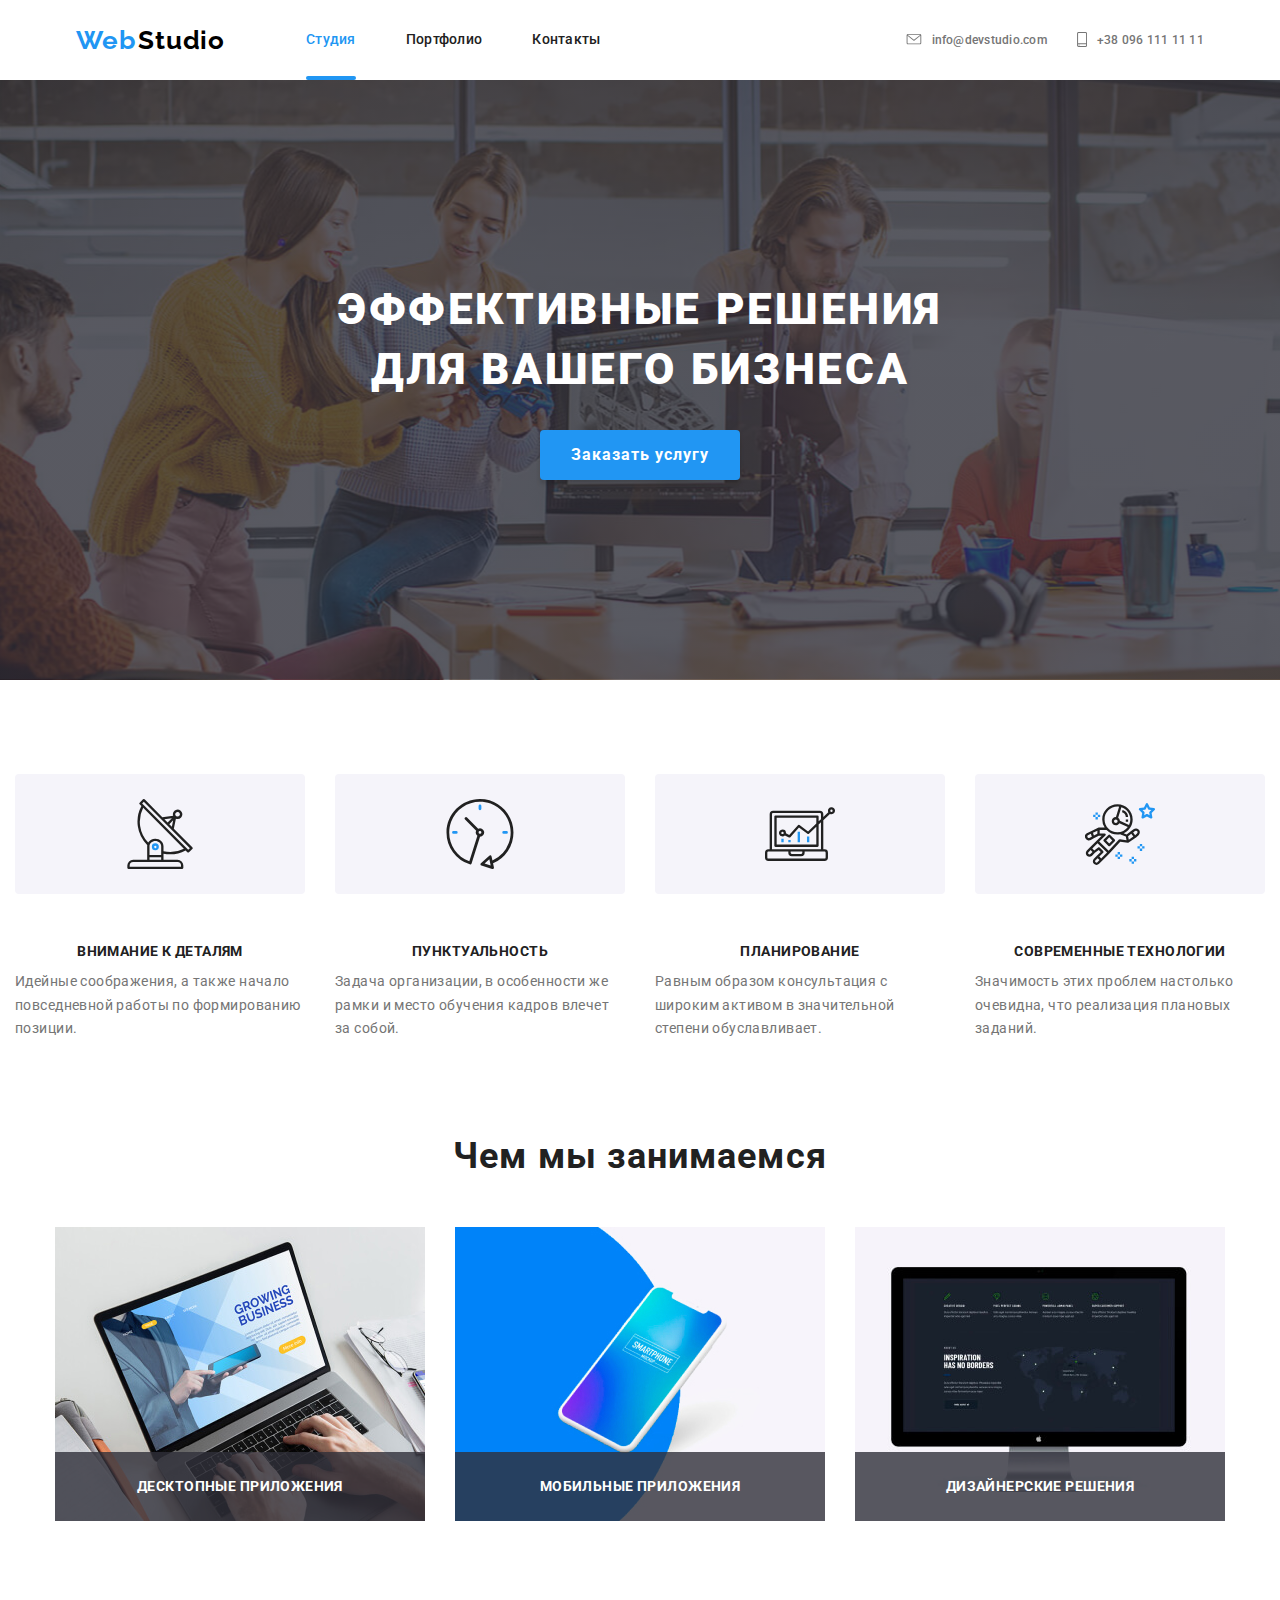
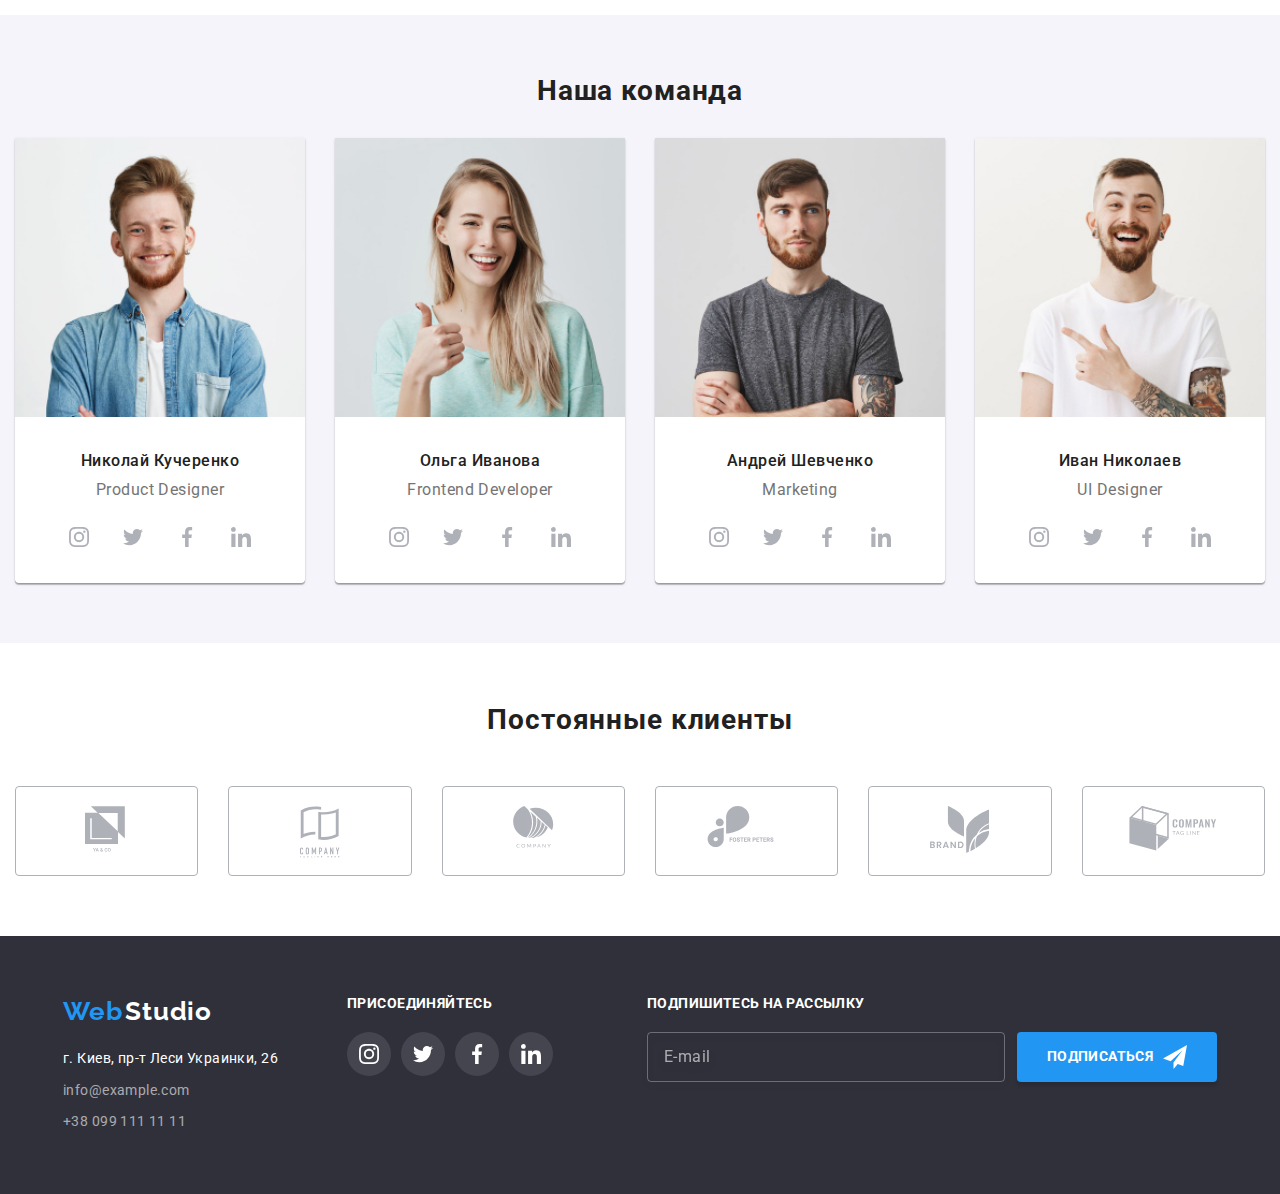
<file: index.html>
<!DOCTYPE html>
<html lang="ru">
  <head>
    <meta charset="UTF-8" />
    <meta name="viewport" content="width=device-width, initial-scale=1" />
    <title>Студия</title>
    <link
      href="https://fonts.googleapis.com/css2?family=Raleway:wght@700&family=Roboto:wght@400;500;700;900&display=swap"
      rel="stylesheet"
    />
    <link rel="stylesheet" href="./css/main.min.css" />
  </head>
  <body>
    <!-- ХЭДЭР -->
    <header class="header container">
      <div class="poz">
        <div class="logo-nav">
          <a class="logo link" href="./index.html"
            ><span class="web">Web</span> <span class="studio">Studio</span></a
          >
        </div>
        <button
          type="button"
          class="menu-btn"
          aria-expanded="false"
          aria-controls="menu-wrapper"
          data-menu-button
        >
          <svg width="40" height="40">
            <use
              class="icon-menu"
              href="./images/sprite.svg#icon-menu_24px"
            ></use>
            <use class="icon-close" href="./images/sprite.svg#icon-close"></use>
          </svg>
        </button>
        <div class="menu-wrapper" data-menu>
          <nav class="header-nav">
            <ul class="nav-list list">
              <li class="nav-list-item">
                <a class="nav-list-link link current" href="./index.html"
                  >Студия</a
                >
              </li>
              <li class="nav-list-item">
                <a class="nav-list-link link" href="./portfolio.html"
                  >Портфолио</a
                >
              </li>
              <li class="nav-list-item">
                <a class="nav-list-link link" href="">Контакты</a>
              </li>
            </ul>
          </nav>
          <ul class="contact-list list">
            <li class="contact-list-item">
              <a class="contact-list-link link" href="mailto:info@devstudio.com"
                ><svg class="envelope-ic head-ic" width="16" height="11">
                  <use href="./images/sprite.svg#icon-envelope"></use>
                </svg>
                info@devstudio.com</a
              >
            </li>
            <li class="contact-list-item">
              <a class="contact-list-link link" href="tel:+380961111111"
                ><svg class="smartphone-ic head-ic" width="10" height="15">
                  <use href="./images/sprite.svg#icon-smartphone"></use>
                </svg>
                +38 096 111 11 11</a
              >
            </li>
          </ul>
        </div>
      </div>
    </header>

    <main class="main">
      <!-- ГЕРОЙ -->
      <section class="hero container">
        <h1 class="hero-title">
          Эффективные решения <br />
          для вашего бизнеса
        </h1>
        <button data-modal-open class="order-button" type="button">
          Заказать услугу
        </button>
      </section>
      <!-- О НАС -->
      <section class="about">
        <div class="container">
          <h2 hidden>О нас</h2>
          <ul class="about-list list">
            <li class="about-list-item">
              <div class="about-svg">
                <svg class="icon-about" width="70" height="70">
                  <use href="./images/sprite.svg#icon-antenna"></use>
                </svg>
              </div>
              <h3 class="about-title">Внимание к деталям</h3>
              <p class="about-text">
                Идейные соображения, а также начало повседневной работы по
                формированию позиции.
              </p>
            </li>
            <li class="about-list-item">
              <div class="about-svg">
                <svg class="icon-about" width="70" height="70">
                  <use href="./images/sprite.svg#icon-clock"></use>
                </svg>
              </div>
              <h3 class="about-title">Пунктуальность</h3>
              <p class="about-text">
                Задача организации, в особенности же рамки и место обучения
                кадров влечет за собой.
              </p>
            </li>
            <li class="about-list-item">
              <div class="about-svg">
                <svg class="icon-about" width="70" height="70">
                  <use href="./images/sprite.svg#icon-diagram"></use>
                </svg>
              </div>
              <h3 class="about-title">Планирование</h3>
              <p class="about-text">
                Равным образом консультация с широким активом в значительной
                степени обуславливает.
              </p>
            </li>
            <li class="about-list-item">
              <div class="about-svg">
                <svg class="icon-about" width="70" height="70">
                  <use href="./images/sprite.svg#icon-astronaut"></use>
                </svg>
              </div>
              <h3 class="about-title">Современные технологии</h3>
              <p class="about-text">
                Значимость этих проблем настолько очевидна, что реализация
                плановых заданий.
              </p>
            </li>
          </ul>
        </div>
      </section>
      <!-- ЧЕМ МЫ ЗАНИМАЕМСЯ -->
      <section class="we-do">
        <div class="container">
          <h2 class="we-do-title">Чем мы занимаемся</h2>
          <ul class="we-do-list list">
            <li class="we-do-list-item">
              <picture>
                <source
                  srcset="./images/img-1.jpg 1x, ./images/img-1@2x.jpg 2x"
                  media="(min-width:1200px)"
                  type="image/jpg"
                />
                <img
                  class="img-in"
                  src="./images/img-1.jpg"
                  alt="Работа за ноутбуком"
                  width="370"
                  height="294"
                />
              </picture>

              <p class="we-do-text">Десктопные приложения</p>
            </li>
            <li class="we-do-list-item">
              <picture>
                <source
                  srcset="./images/img-2.jpg 1x, ./images/img-2@2x.jpg 2x"
                  media="(min-width:1200px)"
                  type="image/jpg"
                />
                <img
                  class="img-in"
                  src="./images/img-2.jpg"
                  alt="Мобильный телефон"
                  width="370"
                  height="294"
                />
              </picture>

              <p class="we-do-text">Мобильные приложения</p>
            </li>
            <li class="we-do-list-item">
              <picture>
                <source
                  srcset="./images/img-3.jpg 1x, ./images/img-3@2x.jpg 2x"
                  media="(min-width:1200px)"
                  type="image/jpg"
                />
                <img
                  class="img-in"
                  src="./images/img-3.jpg"
                  alt="Дизайн проэкт на мониторе"
                  width="370"
                  height="294"
                />
              </picture>

              <p class="we-do-text">Дизайнерские решения</p>
            </li>
          </ul>
        </div>
      </section>
      <!-- НАША КОМАНДА -->
      <section class="team">
        <div class="container">
          <h2 class="team-title">Наша команда</h2>
          <ul class="team-list list">
            <li class="team-list-item">
              <picture>
                <source
                  srcset="
                    ./images/teammatemob1.jpg    1x,
                    ./images/teammatemob1@2x.jpg 2x
                  "
                  media="(max-width:767px)"
                  type="image/jpg"
                />
                <source
                  srcset="
                    ./images/teammatedesc1.jpg    1x,
                    ./images/teammatedesc1@2x.jpg 2x
                  "
                  media="(min-width:1200px)"
                  type="image/jpg"
                />
                <source
                  srcset="
                    ./images/teammatetab1.jpg    1x,
                    ./images/teammatetab1@2x.jpg 2x
                  "
                  media="(min-width:768px)"
                  type="image/jpg"
                />
                <img
                  class="img"
                  src="./images/teammatemob1.jpg"
                  alt="Сотрудник-1"
                />
              </picture>

              <h3 class="team-name">Николай Кучеренко</h3>
              <p class="team-position">Product Designer</p>
              <ul class="list-img list">
                <li class="list-list-link">
                  <a
                    class="team-social-link"
                    href="https://www.instagram.com/"
                    target="_blank"
                    ><svg class="icon-team" width="20" height="20">
                      <use
                        href="./images/sprite.svg#icon-instagram-logo"
                      ></use></svg
                  ></a>
                </li>
                <li class="list-list-link">
                  <a
                    class="team-social-link"
                    href="https://twitter.com/explore"
                    target="_blank"
                  >
                    <svg class="icon-team" width="20" height="20">
                      <use href="./images/sprite.svg#icon-twitter-logo"></use>
                    </svg>
                  </a>
                </li>
                <li class="list-list-link">
                  <a
                    class="team-social-link"
                    href="https://uk-ua.facebook.com/"
                    target="_blank"
                  >
                    <svg class="icon-team" width="20" height="20">
                      <use href="./images/sprite.svg#icon-facebook-logo"></use>
                    </svg>
                  </a>
                </li>
                <li class="list-list-link">
                  <a
                    class="team-social-link"
                    href="https://www.linkedin.com/"
                    target="_blank"
                  >
                    <svg class="icon-team" width="20" height="20">
                      <use href="./images/sprite.svg#icon-linkedin-logo"></use>
                    </svg>
                  </a>
                </li>
              </ul>
            </li>
            <li class="team-list-item">
              <picture>
                <source
                  srcset="
                    ./images/teammatemob2.jpg    1x,
                    ./images/teammatemob2@2x.jpg 2x
                  "
                  media="(max-width:767px)"
                  type="image/jpg"
                />
                <source
                  srcset="
                    ./images/teammatedesc2.jpg    1x,
                    ./images/teammatedesc2@2x.jpg 2x
                  "
                  media="(min-width:1200px)"
                  type="image/jpg"
                />
                <source
                  srcset="
                    ./images/teammatetab2.jpg    1x,
                    ./images/teammatetab2@2x.jpg 2x
                  "
                  media="(min-width:768px)"
                  type="image/jpg"
                />
                <img
                  class="img"
                  src="./images/teammatemob2.jpg"
                  alt="Сотрудник-2"
                />
              </picture>

              <h3 class="team-name">Ольга Иванова</h3>
              <p class="team-position">Frontend Developer</p>
              <ul class="list-img list">
                <li class="list-list-link">
                  <a
                    class="team-social-link"
                    href="https://www.instagram.com/"
                    target="_blank"
                  >
                    <svg class="icon-team" width="20" height="20">
                      <use href="./images/sprite.svg#icon-instagram-logo"></use>
                    </svg>
                  </a>
                </li>
                <li class="list-list-link">
                  <a
                    class="team-social-link"
                    href="https://twitter.com/explore"
                    target="_blank"
                  >
                    <svg class="icon-team" width="20" height="20">
                      <use href="./images/sprite.svg#icon-twitter-logo"></use>
                    </svg>
                  </a>
                </li>
                <li class="list-list-link">
                  <a
                    class="team-social-link"
                    href="https://uk-ua.facebook.com/"
                    target="_blank"
                  >
                    <svg class="icon-team" width="20" height="20">
                      <use href="./images/sprite.svg#icon-facebook-logo"></use>
                    </svg>
                  </a>
                </li>
                <li class="list-list-link">
                  <a
                    class="team-social-link"
                    href="https://www.linkedin.com/"
                    target="_blank"
                  >
                    <svg class="icon-team" width="20" height="20">
                      <use href="./images/sprite.svg#icon-linkedin-logo"></use>
                    </svg>
                  </a>
                </li>
              </ul>
            </li>
            <li class="team-list-item">
              <picture>
                <source
                  srcset="
                    ./images/teammatemob3.jpg    1x,
                    ./images/teammatemob3@2x.jpg 2x
                  "
                  media="(max-width:767px)"
                  type="image/jpg"
                />
                <source
                  srcset="
                    ./images/teammatedesc3.jpg    1x,
                    ./images/teammatedesc3@2x.jpg 2x
                  "
                  media="(min-width:1200px)"
                  type="image/jpg"
                />
                <source
                  srcset="
                    ./images/teammatetab3.jpg    1x,
                    ./images/teammatetab3@2x.jpg 2x
                  "
                  media="(min-width:768px)"
                  type="image/jpg"
                />
                <img
                  class="img"
                  src="./images/teammatemob3.jpg"
                  alt="Сотрудник-3"
                />
              </picture>

              <h3 class="team-name">Андрей Шевченко</h3>
              <p class="team-position">Marketing</p>
              <ul class="list-img list">
                <li class="list-list-link">
                  <a
                    class="team-social-link"
                    href="https://www.instagram.com/"
                    target="_blank"
                  >
                    <svg class="icon-team" width="20" height="20">
                      <use href="./images/sprite.svg#icon-instagram-logo"></use>
                    </svg>
                  </a>
                </li>
                <li class="list-list-link">
                  <a
                    class="team-social-link"
                    href="https://twitter.com/explore"
                    target="_blank"
                  >
                    <svg class="icon-team" width="20" height="20">
                      <use href="./images/sprite.svg#icon-twitter-logo"></use>
                    </svg>
                  </a>
                </li>
                <li class="list-list-link">
                  <a
                    class="team-social-link"
                    href="https://uk-ua.facebook.com/"
                    target="_blank"
                  >
                    <svg class="icon-team" width="20" height="20">
                      <use href="./images/sprite.svg#icon-facebook-logo"></use>
                    </svg>
                  </a>
                </li>
                <li class="list-list-link">
                  <a
                    class="team-social-link"
                    href="https://www.linkedin.com/"
                    target="_blank"
                  >
                    <svg class="icon-team" width="20" height="20">
                      <use href="./images/sprite.svg#icon-linkedin-logo"></use>
                    </svg>
                  </a>
                </li>
              </ul>
            </li>
            <li class="team-list-item">
              <picture>
                <source
                  srcset="
                    ./images/teammatemob4.jpg    1x,
                    ./images/teammatemob4@2x.jpg 2x
                  "
                  media="(max-width:767px)"
                  type="image/jpg"
                />
                <source
                  srcset="
                    ./images/teammatedesc4.jpg    1x,
                    ./images/teammatedesc4@2x.jpg 2x
                  "
                  media="(min-width:1200px)"
                  type="image/jpg"
                />
                <source
                  srcset="
                    ./images/teammatetab4.jpg    1x,
                    ./images/teammatetab4@2x.jpg 2x
                  "
                  media="(min-width:768px)"
                  type="image/jpg"
                />
                <img
                  class="img"
                  src="./images/teammatemob4.jpg"
                  alt="Сотрудник-4"
                />
              </picture>

              <h3 class="team-name">Иван Николаев</h3>
              <p class="team-position">UI Designer</p>
              <ul class="list-img list">
                <li class="list-list-link">
                  <a
                    class="team-social-link"
                    href="https://www.instagram.com/"
                    target="_blank"
                  >
                    <svg class="icon-team" width="20" height="20">
                      <use href="./images/sprite.svg#icon-instagram-logo"></use>
                    </svg>
                  </a>
                </li>
                <li class="list-list-link">
                  <a
                    class="team-social-link"
                    href="https://twitter.com/explore"
                    target="_blank"
                  >
                    <svg class="icon-team" width="20" height="20">
                      <use href="./images/sprite.svg#icon-twitter-logo"></use>
                    </svg>
                  </a>
                </li>
                <li class="list-list-link">
                  <a
                    class="team-social-link"
                    href="https://uk-ua.facebook.com/"
                    target="_blank"
                    ><svg class="icon-team" width="20" height="20">
                      <use
                        href="./images/sprite.svg#icon-facebook-logo"
                      ></use></svg
                  ></a>
                </li>
                <li class="list-list-link">
                  <a
                    class="team-social-link"
                    href="https://www.linkedin.com/"
                    target="_blank"
                  >
                    <svg class="icon-team" width="20" height="20">
                      <use href="./images/sprite.svg#icon-linkedin-logo"></use>
                    </svg>
                  </a>
                </li>
              </ul>
            </li>
          </ul>
        </div>
      </section>
      <!-- НАШИ КЛИЕНТЫ -->
      <section class="clients">
        <div class="container">
          <h2 class="clients-title">Постоянные клиенты</h2>
          <ul class="clients-list list">
            <li class="clients-list-item">
              <a class="clients-link link" href="" target="_blank">
                <svg class="icon-comp" width="44" height="49">
                  <use href="./images/sprite.svg#icon-logocom1"></use>
                </svg>
              </a>
            </li>
            <li class="clients-list-item">
              <a class="clients-link link" href="" target="_blank"
                ><svg class="icon-comp" width="40" height="52">
                  <use href="./images/sprite.svg#icon-logocom2"></use></svg
              ></a>
            </li>
            <li class="clients-list-item">
              <a class="clients-link link" href="" target="_blank"
                ><svg class="icon-comp" width="41" height="42">
                  <use href="./images/sprite.svg#icon-logocom3"></use></svg
              ></a>
            </li>
            <li class="clients-list-item">
              <a class="clients-link link" href="" target="_blank"
                ><svg class="icon-comp" width="80" height="42">
                  <use href="./images/sprite.svg#icon-logocom4"></use></svg
              ></a>
            </li>
            <li class="clients-list-item">
              <a class="clients-link link" href="" target="_blank"
                ><svg class="icon-comp" width="59" height="47">
                  <use href="./images/sprite.svg#icon-logocom6"></use></svg
              ></a>
            </li>
            <li class="clients-list-item">
              <a class="clients-link link" href="" target="_blank"
                ><svg class="icon-comp" width="88" height="45">
                  <use href="./images/sprite.svg#icon-logocom5"></use></svg
              ></a>
            </li>
          </ul>
        </div>
      </section>
    </main>
    <!-- ФУТЕР -->
    <footer class="footer container">
      <div class="wrapcont">
        <div class="foot-wrap">
          <div class="foot-cont">
            <div class="logo-link">
              <a class="logo link" href="./index.html"
                ><span class="web">Web</span>
                <span class="studio">Studio</span></a
              >
            </div>

            <ul class="footer-list list">
              <li class="footer-list-item">
                <a
                  class="footer-list-link-adress link"
                  href="https://goo.gl/maps/AK2g4CB96HyjoU2Z7"
                  target="_blank"
                  >г. Киев, пр-т Леси Украинки, 26</a
                >
              </li>
              <li class="footer-list-item">
                <a class="footer-list-link link" href="mailto:info@example.com"
                  >info@example.com</a
                >
              </li>
              <li class="footer-list-item">
                <a class="footer-list-link link" href="tel:+380991111111"
                  >+38 099 111 11 11</a
                >
              </li>
            </ul>
          </div>

          <div class="foot-slog">
            <b class="slogan-join">Присоединяйтесь</b>
            <ul class="social-list list">
              <li class="social-list-item">
                <a class="social-list-link link" href="" aria-label="Инстаграм">
                  <svg class="icon-foot" width="20" height="20">
                    <use href="./images/sprite.svg#icon-instagram-logo"></use>
                  </svg>
                </a>
              </li>
              <li class="social-list-item">
                <a class="social-list-link link" href="" aria-label="Твиттер">
                  <svg class="icon-foot" width="20" height="20">
                    <use href="./images/sprite.svg#icon-twitter-logo"></use>
                  </svg>
                </a>
              </li>
              <li class="social-list-item">
                <a class="social-list-link link" href="" aria-label="Фейсбук">
                  <svg class="icon-foot" width="20" height="20">
                    <use href="./images/sprite.svg#icon-facebook-logo"></use>
                  </svg>
                </a>
              </li>
              <li class="social-list-item">
                <a class="social-list-link link" href="" aria-label="Линкедин">
                  <svg class="icon-foot" width="20" height="20">
                    <use href="./images/sprite.svg#icon-linkedin-logo"></use>
                  </svg>
                </a>
              </li>
            </ul>
          </div>
        </div>

        <div class="foot-form">
          <b class="slogan">Подпишитесь на рассылку</b>
          <form class="modal-form" action="#">
            <input
              class="input-text"
              type="email"
              name="E-mail"
              placeholder="E-mail"
            />

            <button class="butt-send" type="submit">
              <span class="subscribe">Подписаться</span>
              <svg class="icon-sendd" width="24" height="24">
                <use href="./images/sprite.svg#icon-send"></use>
              </svg>
            </button>
          </form>
        </div>
      </div>
    </footer>

    <div data-modal class="dropmodal is-hidden">
      <form class="drop-form" action="#">
        <h2 class="drop-title">Оставьте свои данные, мы вам перезвоним</h2>
        <button data-modal-close class="drop-close">
          <svg class="ico-close" width="18" height="18">
            <use href="./images/sprite.svg#icon-close"></use>
          </svg>
        </button>
        <div class="drop-wrap">
          <input
            class="drop-input"
            type="text"
            name="user-name"
            id="drop-name"
            placeholder=" "
          />
          <label class="drop-label" for="drop-name">Имя</label>
          <svg class="icon-drop" width="18" height="18">
            <use href="./images/sprite.svg#icon-person"></use>
          </svg>
        </div>
        <div class="drop-wrap">
          <input
            class="drop-input"
            type="tel"
            name="user-tel"
            id="drop-tel"
            placeholder=" "
          />
          <label class="drop-label" for="drop-tel">Телефон</label>
          <svg class="icon-drop" width="18" height="18">
            <use href="./images/sprite.svg#icon-phone"></use>
          </svg>
        </div>
        <div class="drop-wrap">
          <input
            class="drop-input"
            type="email"
            name="user-mess"
            id="drop-mess"
            placeholder=" "
          />
          <label class="drop-label" for="drop-mess">Почта</label>
          <svg class="icon-drop" width="18" height="18">
            <use href="./images/sprite.svg#icon-email"></use>
          </svg>
        </div>
        <textarea
          class="drop-text"
          name="text-mess"
          placeholder="Комментарий"
        ></textarea>
        <label class="checkbox-label">
          <input class="drop-checkbox" type="checkbox" value="accept" />
          <svg class="custom-check" width="16" height="16">
            <use href="./images/sprite.svg#icon-check"></use>
          </svg>
          <span class="checkbox-text"
            >Соглашаюсь с рассылкой и принимаю
            <a href="#">Условия договора</a></span
          >
        </label>
        <button class="butt-submit" type="submit">Отправить</button>
      </form>
    </div>

    <script src="./js/menu.js"></script>
    <script src="./js/modal.js"></script>
  </body>
</html>
</file>
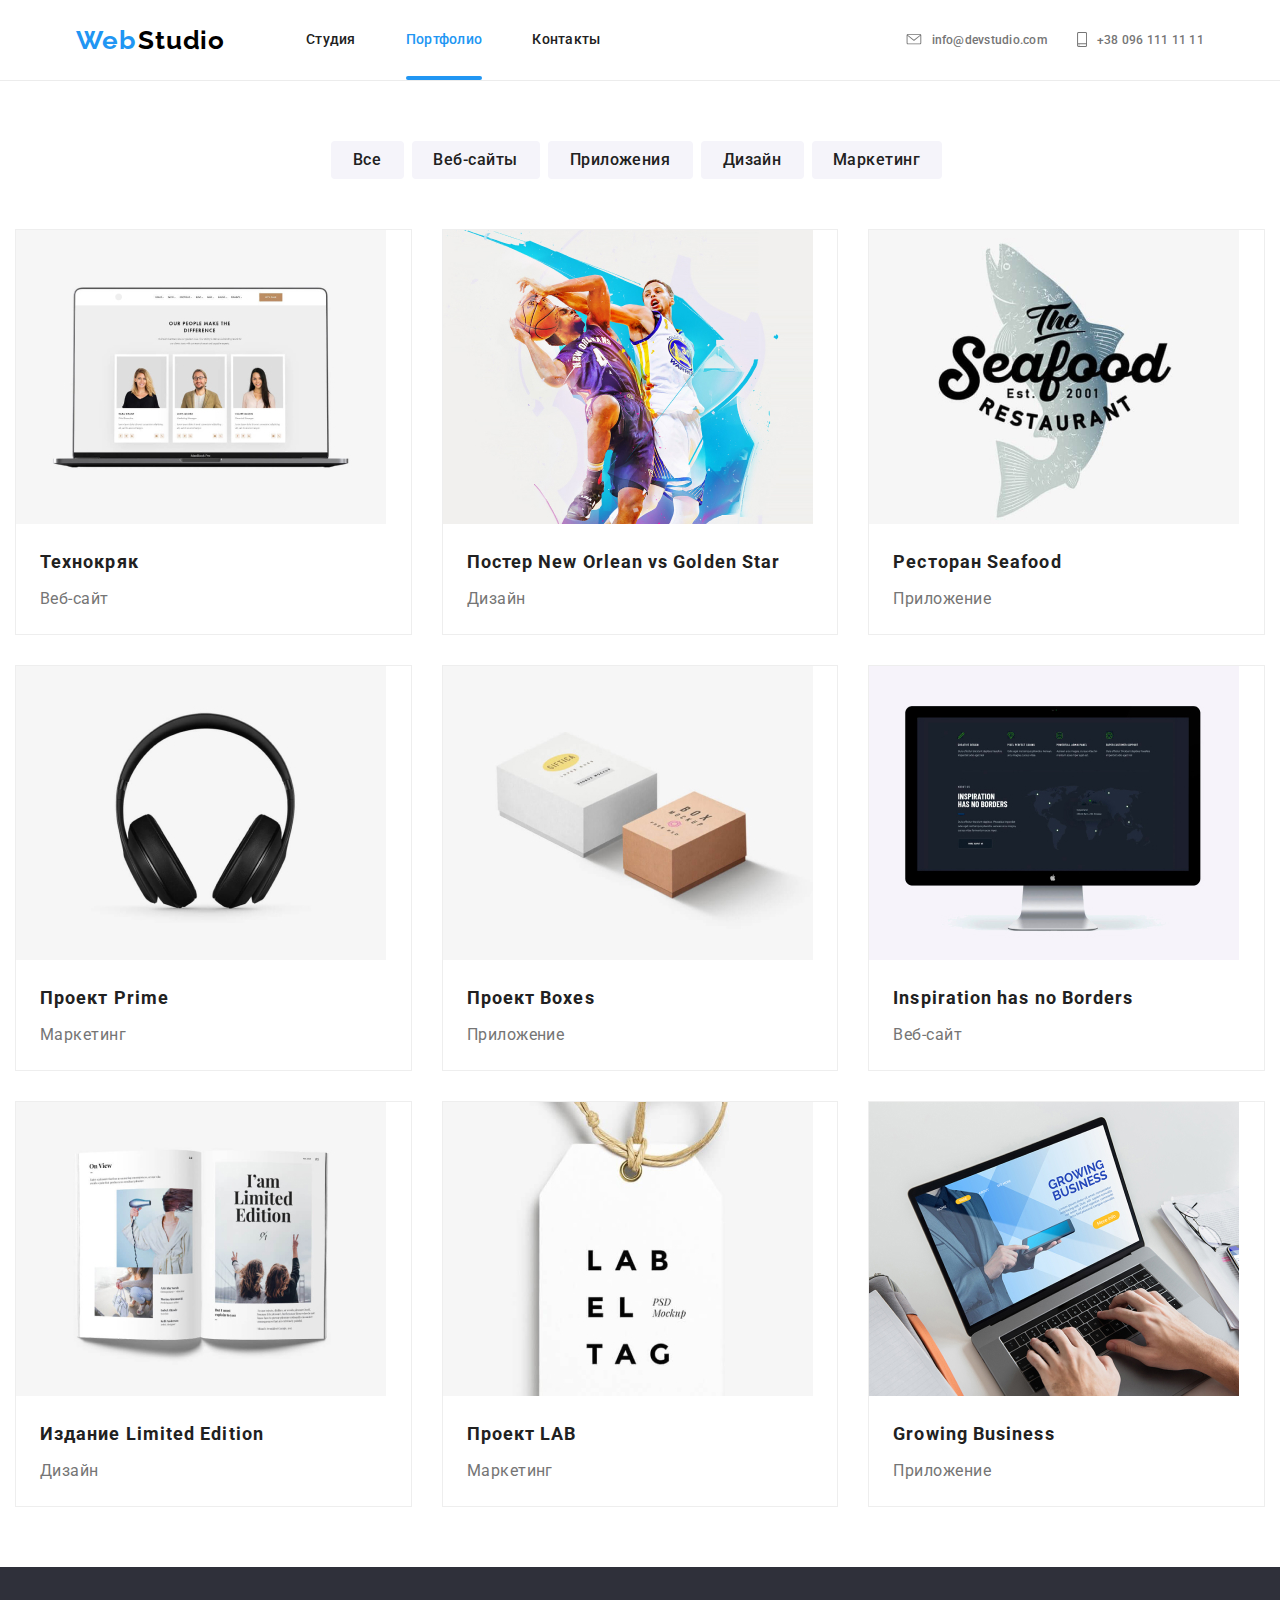
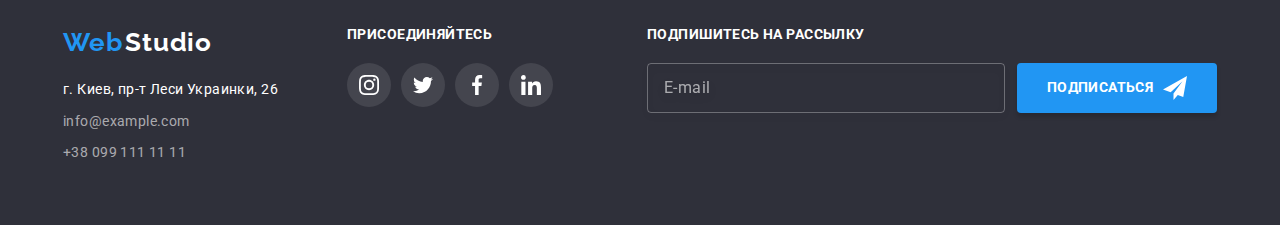
<file: portfolio.html>
<!DOCTYPE html>
<html lang="ru">
  <head>
    <meta charset="UTF-8" />
    <meta name="viewport" content="width=device-width, initial-scale=1.0" />
    <title>Портфолио</title>
    <link
      href="https://fonts.googleapis.com/css2?family=Raleway:wght@700&family=Roboto:wght@400;500;700;900&display=swap"
      rel="stylesheet"
    />
    <link rel="stylesheet" href="./css/main.min.css" />
  </head>
  <body>
    <!-- ХЭДЭР -->
    <header class="header container headr">
      <div class="poz">
        <div class="logo-nav">
          <a class="logo link" href="./index.html"
            ><span class="web">Web</span> <span class="studio">Studio</span></a
          >
        </div>
        <button
          type="button"
          class="menu-btn"
          aria-expanded="false"
          aria-controls="menu-wrapper"
          data-menu-button
        >
          <svg width="40" height="40">
            <use
              class="icon-menu"
              href="./images/sprite.svg#icon-menu_24px"
            ></use>
            <use class="icon-close" href="./images/sprite.svg#icon-close"></use>
          </svg>
        </button>
        <div class="menu-wrapper" data-menu>
          <nav class="header-nav">
            <ul class="nav-list list">
              <li class="nav-list-item">
                <a class="nav-list-link link" href="./index.html">Студия</a>
              </li>
              <li class="nav-list-item">
                <a class="nav-list-link link current" href="./portfolio.html"
                  >Портфолио</a
                >
              </li>
              <li class="nav-list-item">
                <a class="nav-list-link link" href="">Контакты</a>
              </li>
            </ul>
          </nav>
          <ul class="contact-list list">
            <li class="contact-list-item">
              <a class="contact-list-link link" href="mailto:info@devstudio.com"
                ><svg class="envelope-ic head-ic" width="16" height="11">
                  <use href="./images/sprite.svg#icon-envelope"></use>
                </svg>
                info@devstudio.com</a
              >
            </li>
            <li class="contact-list-item">
              <a class="contact-list-link link" href="tel:+380961111111"
                ><svg class="smartphone-ic head-ic" width="10" height="15">
                  <use href="./images/sprite.svg#icon-smartphone"></use>
                </svg>
                +38 096 111 11 11</a
              >
            </li>
          </ul>
        </div>
      </div>
    </header>

    <main>
      <!-- ПРИМЕРЫ -->
      <section class="examples">
        <div class="container">
          <h1 hidden>Наши работы</h1>
          <ul class="examples-button-list list">
            <li class="examples-list-item">
              <button class="button-filter butt-1" type="button">Все</button>
            </li>
            <li class="examples-list-item">
              <button class="button-filter butt-2" type="button">
                Веб-сайты
              </button>
            </li>
            <li class="examples-list-item">
              <button class="button-filter butt-3" type="button">
                Приложения
              </button>
            </li>
            <li class="examples-list-item">
              <button class="button-filter butt-4" type="button">Дизайн</button>
            </li>
            <li class="examples-list-item">
              <button class="button-filter butt-5" type="button">
                Маркетинг
              </button>
            </li>
          </ul>

          <ul class="examples-list list">
            <li class="examples-list-items">
              <a class="examples-list-link link" href="" target="_blank">
                <div class="examples-box">
                  <picture>
                    <source
                      srcset="
                        ./images/project1.jpg    1x,
                        ./images/project1@2x.jpg 2x
                      "
                      media="(max-width:767px)"
                      type="image/jpg"
                    />
                    <source
                      srcset="
                        ./images/projectdesc1.jpg    1x,
                        ./images/projectdesc1@2x.jpg 2x
                      "
                      media="(min-width:1200px)"
                      type="image/jpg"
                    />
                    <source
                      srcset="
                        ./images/projecttab1.jpg    1x,
                        ./images/projecttab1@2x.jpg 2x
                      "
                      media="(min-width:768px)"
                      type="image/jpg"
                    />
                    <img
                      class="ex-img"
                      src="./images/projecttab1.jpg"
                      alt="Изображение на ноутбуке"
                    />
                  </picture>

                  <p class="examples-descr">
                    Технокряк это современная площадка распространения
                    коронавируса. Компании используют эту платформу для
                    цифрового шпионажа и атак на защищённые сервера конкурентов.
                  </p>
                </div>
                <h2 class="examples-title">Технокряк</h2>
                <p class="examples-name">Веб-сайт</p>
              </a>
            </li>
            <li class="examples-list-items">
              <a class="examples-list-link link" href="" target="_blank">
                <div class="examples-box">
                  <picture>
                    <source
                      srcset="
                        ./images/project2.jpg    1x,
                        ./images/project2@2x.jpg 2x
                      "
                      media="(max-width:767px)"
                      type="image/jpg"
                    />
                    <source
                      srcset="
                        ./images/projectdesc2.jpg    1x,
                        ./images/projectdesc2@2x.jpg 2x
                      "
                      media="(min-width:1200px)"
                      type="image/jpg"
                    />
                    <source
                      srcset="
                        ./images/projecttab2.jpg    1x,
                        ./images/projecttab2@2x.jpg 2x
                      "
                      media="(min-width:768px)"
                      type="image/jpg"
                    />
                    <img
                      class="ex-img"
                      src="./images/projecttab2.jpg"
                      alt="Два баскетболиста"
                    />
                  </picture>

                  <p class="examples-descr">
                    Технокряк это современная площадка распространения
                    коронавируса. Компании используют эту платформу для
                    цифрового шпионажа и атак на защищённые сервера конкурентов.
                  </p>
                </div>
                <h2 class="examples-title">Постер New Orlean vs Golden Star</h2>
                <p class="examples-name">Дизайн</p>
              </a>
            </li>
            <li class="examples-list-items">
              <a class="examples-list-link link" href="" target="_blank">
                <div class="examples-box">
                  <picture>
                    <source
                      srcset="
                        ./images/project3.jpg    1x,
                        ./images/project3@2x.jpg 2x
                      "
                      media="(max-width:767px)"
                      type="image/jpg"
                    />
                    <source
                      srcset="
                        ./images/projectdesc3.jpg    1x,
                        ./images/projectdesc3@2x.jpg 2x
                      "
                      media="(min-width:1200px)"
                      type="image/jpg"
                    />
                    <source
                      srcset="
                        ./images/projecttab3.jpg    1x,
                        ./images/projecttab3@2x.jpg 2x
                      "
                      media="(min-width:768px)"
                      type="image/jpg"
                    />
                    <img
                      class="ex-img"
                      src="./images/projecttab3.jpg"
                      alt="Рыба логотип"
                    />
                  </picture>

                  <p class="examples-descr">
                    Технокряк это современная площадка распространения
                    коронавируса. Компании используют эту платформу для
                    цифрового шпионажа и атак на защищённые сервера конкурентов.
                  </p>
                </div>
                <h2 class="examples-title">Ресторан Seafood</h2>
                <p class="examples-name">Приложение</p>
              </a>
            </li>
            <li class="examples-list-items">
              <a class="examples-list-link link" href="" target="_blank">
                <div class="examples-box">
                  <picture>
                    <source
                      srcset="
                        ./images/project4.jpg    1x,
                        ./images/project4@2x.jpg 2x
                      "
                      media="(max-width:767px)"
                      type="image/jpg"
                    />
                    <source
                      srcset="
                        ./images/projectdesc4.jpg    1x,
                        ./images/projectdesc4@2x.jpg 2x
                      "
                      media="(min-width:1200px)"
                      type="image/jpg"
                    />
                    <source
                      srcset="
                        ./images/projecttab4.jpg    1x,
                        ./images/projecttab4@2x.jpg 2x
                      "
                      media="(min-width:768px)"
                      type="image/jpg"
                    />
                    <img
                      class="ex-img"
                      src="./images/projecttab4.jpg"
                      alt="Наушники"
                    />
                  </picture>

                  <p class="examples-descr">
                    Технокряк это современная площадка распространения
                    коронавируса. Компании используют эту платформу для
                    цифрового шпионажа и атак на защищённые сервера конкурентов.
                  </p>
                </div>
                <h2 class="examples-title">Проект Prime</h2>
                <p class="examples-name">Маркетинг</p>
              </a>
            </li>
            <li class="examples-list-items">
              <a class="examples-list-link link" href="" target="_blank">
                <div class="examples-box">
                  <picture>
                    <source
                      srcset="
                        ./images/project5.jpg    1x,
                        ./images/project5@2x.jpg 2x
                      "
                      media="(max-width:767px)"
                      type="image/jpg"
                    />
                    <source
                      srcset="
                        ./images/projectdesc5.jpg    1x,
                        ./images/projectdesc5@2x.jpg 2x
                      "
                      media="(min-width:1200px)"
                      type="image/jpg"
                    />
                    <source
                      srcset="
                        ./images/projecttab5.jpg    1x,
                        ./images/projecttab5@2x.jpg 2x
                      "
                      media="(min-width:768px)"
                      type="image/jpg"
                    />
                    <img
                      class="ex-img"
                      src="./images/projecttab5.jpg"
                      alt="Две коробки"
                    />
                  </picture>

                  <p class="examples-descr">
                    Технокряк это современная площадка распространения
                    коронавируса. Компании используют эту платформу для
                    цифрового шпионажа и атак на защищённые сервера конкурентов.
                  </p>
                </div>
                <h2 class="examples-title">Проект Boxes</h2>
                <p class="examples-name">Приложение</p>
              </a>
            </li>
            <li class="examples-list-items">
              <a class="examples-list-link link" href="" target="_blank">
                <div class="examples-box">
                  <picture>
                    <source
                      srcset="
                        ./images/project6.jpg    1x,
                        ./images/project6@2x.jpg 2x
                      "
                      media="(max-width:767px)"
                      type="image/jpg"
                    />
                    <source
                      srcset="
                        ./images/projectdesc6.jpg    1x,
                        ./images/projectdesc6@2x.jpg 2x
                      "
                      media="(min-width:1200px)"
                      type="image/jpg"
                    />
                    <source
                      srcset="
                        ./images/projecttab6.jpg    1x,
                        ./images/projecttab6@2x.jpg 2x
                      "
                      media="(min-width:768px)"
                      type="image/jpg"
                    />
                    <img
                      class="ex-img"
                      src="./images/projecttab6.jpg"
                      alt="Монитор"
                    />
                  </picture>

                  <p class="examples-descr">
                    Технокряк это современная площадка распространения
                    коронавируса. Компании используют эту платформу для
                    цифрового шпионажа и атак на защищённые сервера конкурентов.
                  </p>
                </div>
                <h2 class="examples-title">Inspiration has no Borders</h2>
                <p class="examples-name">Веб-сайт</p>
              </a>
            </li>
            <li class="examples-list-items">
              <a class="examples-list-link link" href="" target="_blank">
                <div class="examples-box">
                  <picture>
                    <source
                      srcset="
                        ./images/project7.jpg    1x,
                        ./images/project7@2x.jpg 2x
                      "
                      media="(max-width:767px)"
                      type="image/jpg"
                    />
                    <source
                      srcset="
                        ./images/projectdesc7.jpg    1x,
                        ./images/projectdesc7@2x.jpg 2x
                      "
                      media="(min-width:1200px)"
                      type="image/jpg"
                    />
                    <source
                      srcset="
                        ./images/projecttab7.jpg    1x,
                        ./images/projecttab7@2x.jpg 2x
                      "
                      media="(min-width:768px)"
                      type="image/jpg"
                    />
                    <img
                      class="ex-img"
                      src="./images/projecttab7.jpg"
                      alt="Открытый журнал"
                    />
                  </picture>

                  <p class="examples-descr">
                    Технокряк это современная площадка распространения
                    коронавируса. Компании используют эту платформу для
                    цифрового шпионажа и атак на защищённые сервера конкурентов.
                  </p>
                </div>
                <h2 class="examples-title">Издание Limited Edition</h2>
                <p class="examples-name">Дизайн</p>
              </a>
            </li>
            <li class="examples-list-items">
              <a class="examples-list-link link" href="" target="_blank">
                <div class="examples-box">
                  <picture>
                    <source
                      srcset="
                        ./images/project8.jpg    1x,
                        ./images/project8@2x.jpg 2x
                      "
                      media="(max-width:767px)"
                      type="image/jpg"
                    />
                    <source
                      srcset="
                        ./images/projectdesc8.jpg    1x,
                        ./images/projectdesc8@2x.jpg 2x
                      "
                      media="(min-width:1200px)"
                      type="image/jpg"
                    />
                    <source
                      srcset="
                        ./images/projecttab8.jpg    1x,
                        ./images/projecttab8@2x.jpg 2x
                      "
                      media="(min-width:768px)"
                      type="image/jpg"
                    />
                    <img
                      class="ex-img"
                      src="./images/projecttab8.jpg"
                      alt="Бирка с надписью"
                    />
                  </picture>

                  <p class="examples-descr">
                    Технокряк это современная площадка распространения
                    коронавируса. Компании используют эту платформу для
                    цифрового шпионажа и атак на защищённые сервера конкурентов.
                  </p>
                </div>
                <h2 class="examples-title">Проект LAB</h2>
                <p class="examples-name">Маркетинг</p>
              </a>
            </li>
            <li class="examples-list-items">
              <a class="examples-list-link link" href="" target="_blank">
                <div class="examples-box">
                  <picture>
                    <source
                      srcset="
                        ./images/project9.jpg    1x,
                        ./images/project9@2x.jpg 2x
                      "
                      media="(max-width:767px)"
                      type="image/jpg"
                    />
                    <source
                      srcset="
                        ./images/projectdesc9.jpg    1x,
                        ./images/projectdesc9@2x.jpg 2x
                      "
                      media="(min-width:1200px)"
                      type="image/jpg"
                    />
                    <source
                      srcset="
                        ./images/projecttab9.jpg    1x,
                        ./images/projecttab9@2x.jpg 2x
                      "
                      media="(min-width:768px)"
                      type="image/jpg"
                    />
                    <img
                      class="ex-img"
                      src="./images/projecttab9.jpg"
                      alt="Ноутбук"
                    />
                  </picture>

                  <p class="examples-descr">
                    Технокряк это современная площадка распространения
                    коронавируса. Компании используют эту платформу для
                    цифрового шпионажа и атак на защищённые сервера конкурентов.
                  </p>
                </div>
                <h2 class="examples-title">Growing Business</h2>
                <p class="examples-name">Приложение</p>
              </a>
            </li>
          </ul>
        </div>
      </section>
    </main>
    <!-- ФУТЕР -->
    <footer class="footer container">
      <div class="wrapcont">
        <div class="foot-wrap">
          <div class="foot-cont">
            <div class="logo-link">
              <a class="logo link" href="./index.html"
                ><span class="web">Web</span>
                <span class="studio">Studio</span></a
              >
            </div>

            <ul class="footer-list list">
              <li class="footer-list-item">
                <a
                  class="footer-list-link-adress link"
                  href="https://goo.gl/maps/AK2g4CB96HyjoU2Z7"
                  target="_blank"
                  >г. Киев, пр-т Леси Украинки, 26</a
                >
              </li>
              <li class="footer-list-item">
                <a class="footer-list-link link" href="mailto:info@example.com"
                  >info@example.com</a
                >
              </li>
              <li class="footer-list-item">
                <a class="footer-list-link link" href="tel:+380991111111"
                  >+38 099 111 11 11</a
                >
              </li>
            </ul>
          </div>

          <div class="foot-slog">
            <b class="slogan-join">Присоединяйтесь</b>
            <ul class="social-list list">
              <li class="social-list-item">
                <a class="social-list-link link" href="" aria-label="Инстаграм">
                  <svg class="icon-foot" width="20" height="20">
                    <use href="./images/sprite.svg#icon-instagram-logo"></use>
                  </svg>
                </a>
              </li>
              <li class="social-list-item">
                <a class="social-list-link link" href="" aria-label="Твиттер">
                  <svg class="icon-foot" width="20" height="20">
                    <use href="./images/sprite.svg#icon-twitter-logo"></use>
                  </svg>
                </a>
              </li>
              <li class="social-list-item">
                <a class="social-list-link link" href="" aria-label="Фейсбук">
                  <svg class="icon-foot" width="20" height="20">
                    <use href="./images/sprite.svg#icon-facebook-logo"></use>
                  </svg>
                </a>
              </li>
              <li class="social-list-item">
                <a class="social-list-link link" href="" aria-label="Линкедин">
                  <svg class="icon-foot" width="20" height="20">
                    <use href="./images/sprite.svg#icon-linkedin-logo"></use>
                  </svg>
                </a>
              </li>
            </ul>
          </div>
        </div>

        <div class="foot-form">
          <b class="slogan">Подпишитесь на рассылку</b>
          <form class="modal-form" action="#">
            <input
              class="input-text"
              type="email"
              name="E-mail"
              placeholder="E-mail"
            />

            <button class="butt-send" type="submit">
              <span class="subscribe">Подписаться</span>
              <svg class="icon-sendd" width="24" height="24">
                <use href="./images/sprite.svg#icon-send"></use>
              </svg>
            </button>
          </form>
        </div>
      </div>
    </footer>

    <script src="./js/menu.js"></script>
  </body>
</html>
</file>
<file: css/main.min.css>
/*! normalize.css v8.0.1 | MIT License | github.com/necolas/normalize.css */html{line-height:1.15;-webkit-text-size-adjust:100%}body{margin:0}main{display:block}h1{font-size:2em;margin:0.67em 0}hr{box-sizing:content-box;height:0;overflow:visible}pre{font-family:monospace, monospace;font-size:1em}a{background-color:transparent}abbr[title]{border-bottom:none;text-decoration:underline;text-decoration:underline dotted}b,strong{font-weight:bolder}code,kbd,samp{font-family:monospace, monospace;font-size:1em}small{font-size:80%}sub,sup{font-size:75%;line-height:0;position:relative;vertical-align:baseline}sub{bottom:-0.25em}sup{top:-0.5em}img{border-style:none}button,input,optgroup,select,textarea{font-family:inherit;font-size:100%;line-height:1.15;margin:0}button,input{overflow:visible}button,select{text-transform:none}button,[type="button"],[type="reset"],[type="submit"]{-webkit-appearance:button}button::-moz-focus-inner,[type="button"]::-moz-focus-inner,[type="reset"]::-moz-focus-inner,[type="submit"]::-moz-focus-inner{border-style:none;padding:0}button:-moz-focusring,[type="button"]:-moz-focusring,[type="reset"]:-moz-focusring,[type="submit"]:-moz-focusring{outline:1px dotted ButtonText}fieldset{padding:0.35em 0.75em 0.625em}legend{box-sizing:border-box;color:inherit;display:table;max-width:100%;padding:0;white-space:normal}progress{vertical-align:baseline}textarea{overflow:auto}[type="checkbox"],[type="radio"]{box-sizing:border-box;padding:0}[type="number"]::-webkit-inner-spin-button,[type="number"]::-webkit-outer-spin-button{height:auto}[type="search"]{-webkit-appearance:textfield;outline-offset:-2px}[type="search"]::-webkit-search-decoration{-webkit-appearance:none}::-webkit-file-upload-button{-webkit-appearance:button;font:inherit}details{display:block}summary{display:list-item}template{display:none}[hidden]{display:none}html{box-sizing:border-box}*,*::before,*::after{box-sizing:inherit}body{color:#757575;font-family:"Roboto",sans-serif;font-size:14px;background-color:#fff}.link{display:block;text-decoration:none}.list{margin:0px;padding:0px;list-style:none}.header .web,.header .studio,.footer .web,.footer .studio{font-family:"Raleway",sans-serif;font-weight:700;font-size:26px;line-height:1.19;letter-spacing:0.03em;color:#2196f3}.header .studio{color:#000}.footer .studio{color:#fff}.dropmodal{position:fixed;top:0;left:0;width:100%;height:100%;background-color:rgba(0,0,0,0.2)}.drop-form{position:absolute;top:50%;left:50%;transform:translate(-50%, -50%);width:100%;padding:40px;display:flex;flex-direction:column;background-color:#ffffff;transition:transform 250ms cubic-bezier(0.4, 0, 0.2, 1)}@media screen and (min-width: 480px){.drop-form{width:450px}}.dropmodal.is-hidden .drop-form{transform:translate(-50%, 50%)}.drop-title{font-weight:700;font-size:20px;line-height:1.5;text-align:center;margin-top:0px;margin-bottom:30px;letter-spacing:0.03em;color:#212121}.drop-input{height:40px;padding-left:42px}.drop-input,.drop-text{display:block;width:100%;padding-top:12px;padding-bottom:12px;font-weight:400;font-size:14px;line-height:16px;letter-spacing:0.01em;color:#757575;border:1px solid rgba(33,33,33,0.2);border-radius:4px}.drop-wrap{position:relative;margin-bottom:28px}.drop-text{height:120px;padding-left:16px;resize:none;margin-bottom:20px}.drop-label{position:absolute;top:50%;left:42px;transform:translateY(-50%);font-weight:400;font-size:14px;line-height:16px;letter-spacing:0.01em;color:#757575;transition:transform 250ms cubic-bezier(0.4, 0, 0.2, 1)}.drop-input:focus,.drop-text:focus,.drop-input:not(:placeholder-shown),.drop-text:not(:placeholder-shown){outline:none;border-color:#2196f3}.drop-input:focus+.drop-label,.drop-input:not(:placeholder-shown)+.drop-label{transform:translate(-24px, -40px);color:#2196f3}.icon-drop{position:absolute;top:50%;left:16px;transform:translateY(-50%);transition:fill 250ms cubic-bezier(0.4, 0, 0.2, 1)}.drop-input:focus ~ .icon-drop,.drop-input:not(:placeholder-shown) ~ .icon-drop{fill:#2196f3}.checkbox-label{display:flex;align-items:center;margin-bottom:30px}.checkbox-text{font-weight:400;font-size:12px;line-height:2;letter-spacing:0.03em;color:#757575}.checkbox-text a{color:#2196f3}.butt-submit{font-weight:700;font-size:16px;line-height:30px;align-items:center;text-align:center;letter-spacing:0.06em;color:#fff;margin-right:auto;margin-left:auto;width:200px;height:50px;background:#2196f3;box-shadow:0px 4px 4px rgba(0,0,0,0.15);border-radius:4px;border:none}.drop-checkbox{position:absolute;width:1px;height:1px;margin:-1px;border:0;padding:0;clip:rect(0 0 0 0);overflow:hidden}.custom-check{display:block;fill:#fff;border:2px solid #212121;border-radius:4px;margin-right:7px}.drop-checkbox:checked+.custom-check{border:none;background-color:#2196f3}.is-hidden{opacity:0;visibility:hidden;pointer-events:none}.drop-close{position:absolute;top:8px;right:12px;width:30px;height:30px;border:1px solid rgba(0,0,0,0.1);border-radius:50%;background-color:#ffffff;cursor:pointer}.ico-close{position:absolute;top:50%;right:50%;transform:translate(50%, -50%)}.drop-close:hover .ico-close{fill:#2196f3}.order-button{width:200px;height:50px;display:block;font-weight:700;font-size:16px;line-height:1.87;margin-top:0px;margin-right:auto;margin-bottom:0px;margin-left:auto;letter-spacing:0.06em;background-color:#2196f3;color:#fff;box-shadow:0px 4px 4px rgba(0,0,0,0.15);border-radius:4px;border:none}.butt-send{margin:0 auto;display:flex;justify-content:center;align-items:center;width:200px;height:50px;background:#2196f3;box-shadow:0px 4px 4px rgba(0,0,0,0.15);border-radius:4px;border:none}.team-social-link{display:flex;width:44px;height:44px;align-items:center;justify-content:center}.social-list-link{display:flex;width:44px;height:44px;border-radius:50%;align-items:center;justify-content:center;background-color:rgba(255,255,255,0.1)}@media screen and (max-width: 767px){.container{width:100%;padding-right:15px;padding-left:15px;margin-left:auto;margin-right:auto}}@media screen and (min-width: 768px){.container{width:100%;padding-right:15px;padding-left:15px;margin-left:auto;margin-right:auto}}@media screen and (min-width: 1200px){.container{width:100%;padding-right:15px;padding-left:15px;margin-left:auto;margin-right:auto}}.poz{display:flex;justify-content:space-between;align-items:center}.nav-list-link,.contact-list-link{font-weight:500;font-size:18px;line-height:1.17;letter-spacing:0.02em;color:#212121;transition:color 250ms cubic-bezier(0.4, 0, 0.2, 1)}.nav-list-link:hover,.nav-list-link:focus,.contact-list-link:hover,.contact-list-link:focus{color:#2196f3}.nav-list-link:hover .head-ic,.nav-list-link:focus .head-ic,.contact-list-link:hover .head-ic,.contact-list-link:focus .head-ic{fill:#2196f3}.envelope-ic{margin-right:10px;fill:#757575}.smartphone-ic{margin-right:10px;fill:#757575}.contact-list-link{color:#757575}.nav-list-link.current{color:#2196f3}@media screen and (max-width: 767px){.header{position:relative}.menu-wrapper{z-index:999;display:none;position:absolute;background-color:#fff;padding-top:120px;padding-bottom:60px;top:100%;right:0;width:100%;box-shadow:0px 4px 8px rgba(0,0,0,0.04),0px 2px 4px rgba(0,0,0,0.08),0px 1px 3px rgba(0,0,0,0.16)}.menu-wrapper.is-open{display:block}.nav-list-item:not(:last-child){margin-bottom:40px}.nav-list{display:flex;flex-direction:column;align-items:center;margin-bottom:60px}.contact-list{text-align:center}.contact-list-item:not(:last-child){margin-bottom:16px}.header{padding:16px}.menu-btn{background-color:transparent;border:none}.menu-btn.is-open .icon-close{display:block}.menu-btn.is-open .icon-menu{display:none}.menu-btn:hover,.menu-btn:focus{fill:#2196f3}.nav-list-link.current::after{display:block;content:" ";width:100%;height:4px;border-radius:2px;background-color:#2196f3}.icon-close{display:none}}@media screen and (min-width: 768px){.menu-btn{display:none}.header{padding-top:21px;padding-bottom:21px}.nav-list-item{position:relative}.nav-list-link.current::after{position:absolute;display:block;content:" ";top:46px;width:100%;height:4px;border-radius:2px;background-color:#2196f3}.menu-wrapper{display:flex;justify-content:center;align-items:center}.nav-list{display:flex}.nav-list-link{font-size:14px;line-height:1.14}.contact-list-link{display:flex;align-items:center;font-size:12px;line-height:1.17}.header-nav{margin-right:84px}.nav-list-item:not(:last-child){margin-right:50px}}@media screen and (max-width: 1199px){.contact-list-item:not(:last-child){margin-bottom:10px}.contact-list-item:not(:last-child) .contact-list{display:flex;flex-direction:column}}@media screen and (min-width: 1200px){.header{padding-top:0;padding-bottom:0;padding-left:15px;padding-right:15px}.header .poz{justify-content:center}.nav-list-item{position:relative}.nav-list-link.current::after{position:absolute;display:block;content:" ";top:76px;width:100%;height:4px;border-radius:2px;background-color:#2196f3}.contact-list{display:flex;justify-content:center;align-items:center}.contact-list-item:not(:last-child){margin-right:30px}.nav-list-link{padding-top:32px;padding-bottom:32px}.logo-nav{margin-right:81px}.header-nav{margin-right:305px}}.hero{margin-right:auto;margin-left:auto;background-image:linear-gradient(rgba(47,48,58,0.8), rgba(47,48,58,0.8)),url(../images/header-img.jpg);background-repeat:no-repeat;background-size:cover;background-position:center}.hero{padding-top:118px;padding-bottom:118px}.hero-title{margin-top:0px;margin-bottom:30px;font-weight:900;font-size:26px;line-height:1.61;text-align:center;letter-spacing:0.06em;text-transform:uppercase;color:#fff}@media screen and (min-width: 767px){.hero{width:100%}}@media screen and (min-width: 1200px){.hero{width:100%;padding-top:200px;padding-bottom:200px}.hero-title{font-size:44px;line-height:1.36}}.about{padding-top:60px;padding-bottom:60px}.about-title{margin-top:0;margin-bottom:10px;font-weight:700;font-size:14px;line-height:1.14;text-align:center;letter-spacing:0.03em;text-transform:uppercase;color:#212121}.about-text{margin:0;font-size:14px;line-height:1.71;letter-spacing:0.03em;color:#757575}.about-list-item{margin-bottom:30px}.about-svg{padding-top:25px;padding-bottom:25px;margin-bottom:50px;text-align:center;background-color:#f5f4fa;border-radius:4px}@media screen and (min-width: 768px){.about-svg{width:100%}.about-list{display:flex;flex-wrap:wrap}.about-list-item{width:calc((100% - 30px) / 2)}.about-list-item:nth-child(odd){margin-right:30px}}@media screen and (min-width: 1200px){.about{padding-top:94px;padding-bottom:94px}.about-svg{width:100%;height:120px;display:flex;align-items:center;justify-content:center}.about-list{display:flex;flex-wrap:nowrap}.about-list-item{margin-bottom:0}.about-list-item:not(:last-child){margin-right:30px}}.we-do{display:none}@media screen and (min-width: 1200px){.we-do{display:block;padding-bottom:94px}.we-do-list{display:flex;justify-content:center}.we-do-text{position:absolute;bottom:0px;width:100%;padding-top:27px;padding-bottom:27px;margin-top:0px;margin-bottom:0px;font-weight:700;font-size:14px;line-height:1.14;text-align:center;letter-spacing:0.03em;text-transform:uppercase;background-color:rgba(47,48,58,0.8);color:#fff}.we-do-title{margin-top:0px;margin-bottom:50px;font-weight:700;font-size:36px;line-height:1.17;text-align:center;letter-spacing:0.03em;color:#212121}.we-do-list .img-in{display:block}.we-do-list .we-do-list-item:not(:last-child){margin-right:30px}.we-do-list-item{position:relative}}.team{padding-top:60px;padding-bottom:60px;background-color:#f5f4fa}.team-title{margin-top:0;margin-bottom:30px;font-weight:700;font-size:28px;line-height:1.17;text-align:center;letter-spacing:0.03em;color:#212121}.team-name{margin-top:0;margin-bottom:10px;font-weight:500;font-size:16px;line-height:1.19;text-align:center;letter-spacing:0.03em;color:#212121}.team-position{margin-top:0;margin-bottom:16px;font-weight:400;font-size:16px;line-height:1.19;text-align:center;letter-spacing:0.03em;color:#757575}.icon-team{fill:#afb1b8}.list-list-link:focus-within{background-color:#2196f3}.list-list-link:focus-within .icon-team{fill:#fff}.list-list-link{border-radius:50%;transition:color 250ms cubic-bezier(0.4, 0, 0.2, 1),background-color 250ms cubic-bezier(0.4, 0, 0.2, 1)}.list-list-link:hover{background-color:#2196f3}.list-list-link:hover .icon-team{fill:#fff}.list-list-link:not(:last-child){margin-right:10px}.list-img{display:flex;justify-content:center}.team-list-item{text-align:center;padding-bottom:24px;background:#fff;box-shadow:0px 2px 1px rgba(0,0,0,0.2),0px 1px 1px rgba(0,0,0,0.14),0px 1px 3px rgba(0,0,0,0.12);border-radius:0px 0px 4px 4px}.img{width:100%;margin-bottom:30px}@media screen and (max-width: 767px){.team-list-item:not(:last-child){margin-bottom:30px}}@media screen and (min-width: 768px){.team-list{display:flex;flex-wrap:wrap}.team-list-item{margin-right:30px;margin-bottom:30px;width:calc((100% - 30px) / 2)}.team-list-item:nth-last-child(-n+2){margin-bottom:0}.team-list-item:nth-child(2n){margin-right:0}}@media screen and (min-width: 1200px){.team-list{flex-wrap:nowrap}.team-list-item{margin-bottom:0}.team-list-item:not(:last-child){margin-right:30px}}.clients{padding-top:60px;padding-bottom:60px}.clients-title{margin-top:0;margin-bottom:30px;font-weight:700;font-size:28px;line-height:1.18;text-align:center;letter-spacing:0.03em;color:#212121}.icon-comp{fill:#afb1b8}.clients-list-item .icon-comp{transition:fill 250ms cubic-bezier(0.4, 0, 0.2, 1)}.clients-list-item:hover .icon-comp{fill:#2196f3}.clients-link:focus .icon-comp{fill:#2196f3}.clients-link:hover{border-color:#2196f3}.clients-link:focus{outline-color:#2196f3}.clients-list{display:flex;flex-wrap:wrap}.clients-link{height:90px;padding-top:19px;padding-bottom:19px;border:1px solid #afb1b8;border-radius:4px;cursor:pointer;transition:border-color 250ms cubic-bezier(0.4, 0, 0.2, 1)}@media screen and (max-width: 767px){.clients-list-item{margin-right:30px;margin-bottom:30px;text-align:center;width:calc((100% - 30px) / 2)}.clients-list-item:nth-child(2n){margin-right:0}.clients-list-item:nth-last-child(-n+2){margin-bottom:0}}@media screen and (min-width: 768px){.clients-list-item{text-align:center;margin-right:30px;margin-bottom:30px;width:calc((100% - 60px) / 3)}.clients-list-item:nth-child(3n){margin-right:0}.clients-list-item:nth-last-child(-n+3){margin-bottom:0}}@media screen and (min-width: 1200px){.clients-title{margin-bottom:50px}.clients-list{flex-wrap:nowrap}.clients-list-item{margin-bottom:0}.clients-list-item:not(:last-child){margin-right:30px}}.footer{background-color:#2f303a;padding-top:60px;padding-bottom:60px}.logo-link{text-align:center;margin-bottom:20px}.footer-list-link-adress{font-weight:400;font-size:14px;line-height:1.71;text-align:center;letter-spacing:0.03em;color:#fff}.footer-list-link{font-weight:400;font-size:14px;line-height:1.71;text-align:center;letter-spacing:0.03em;color:rgba(255,255,255,0.6)}.footer-list-item:not(:last-child){margin-bottom:8px}.footer-list{margin-bottom:60px}.slogan-join,.slogan{margin-bottom:20px;display:block;font-weight:700;font-size:14px;line-height:1.14;text-align:center;letter-spacing:0.03em;text-transform:uppercase;color:#fff}.social-list{margin-bottom:60px;display:flex;justify-content:center}.social-list-item{border-radius:50%;transition:background-color 250ms cubic-bezier(0.4, 0, 0.2, 1)}.social-list-item:hover,.social-list-item:focus-within{background-color:#2196f3}.icon-foot{fill:#fff}.social-list-item:not(:last-child){margin-right:10px}.subscribe{margin-right:10px;font-weight:700;font-size:14px;line-height:1.14;text-align:center;letter-spacing:0.03em;text-transform:uppercase;color:#fff}.icon-sendd{fill:#fff}.input-text{width:100%;height:50px;margin-bottom:20px;padding-top:15px;padding-bottom:15px;padding-left:16px;background-color:transparent;border:1px solid rgba(255,255,255,0.3);filter:drop-shadow(0px 4px 4px rgba(0,0,0,0.15));border-radius:4px}.input-text::placeholder{font-size:16px;line-height:20px;letter-spacing:0.03em;color:rgba(255,255,255,0.6)}.input-text:focus{color:#fff}.input-text:not(:placeholder-shown){color:#fff}@media screen and (min-width: 768px){.footer{width:100%}.input-text{width:350px}.foot-wrap{display:flex;justify-content:space-between}.foot-form{display:flex;flex-direction:column;align-items:center}.foot-cont{text-align-last:left}}@media screen and (min-width: 1200px){.footer{width:100%}.footer .wrapcont{display:flex;justify-content:center}.input-text{width:358px;margin-bottom:0;margin-right:12px}.social-list,.footer-list{margin-bottom:0}.foot-cont{margin-right:69px}.foot-slog{margin-right:94px}.slogan{align-self:flex-start}.slogan-join{text-align:start}.modal-form{display:flex}}.headr{border-bottom:1px solid #ececec}.examples{padding-top:60px;padding-bottom:60px}.butt-1{width:73px;height:38px}.butt-2{width:128px;height:38px}.butt-3{width:145px;height:38px}.butt-4{width:103px;height:38px}.butt-5{width:130px;height:38px}.button-filter:hover,.button-filter:focus{background-color:#2196f3;color:#fff}.button-filter{font-weight:500;font-size:16px;line-height:1.62;text-align:center;letter-spacing:0.03em;border:none;border-radius:4px;background-color:#f5f4fa;color:#212121;cursor:pointer;transition:color 250ms cubic-bezier(0.4, 0, 0.2, 1),background-color 250ms cubic-bezier(0.4, 0, 0.2, 1)}.examples-button-list{margin-bottom:40px;display:flex;flex-wrap:wrap}.examples-list-item{margin-right:8px;margin-bottom:15px}.examples-list-item:nth-child(3n){margin-right:0}.examples-list-item:nth-last-child(-n+2){margin-bottom:0}@media screen and (min-width: 768px){.examples-button-list{margin-bottom:30px;flex-wrap:nowrap;justify-content:center}.examples-list-item{margin-bottom:0}.examples-list-item:not(:last-child){margin-right:8px}}@media screen and (min-width: 1200px){.examples-button-list{margin-bottom:50px}}.examples-title{padding-left:24px;padding-right:24px;margin-top:0;margin-bottom:4px;font-weight:700;font-size:18px;line-height:2;letter-spacing:0.06em;color:#212121}.examples-name{padding-left:24px;padding-right:24px;padding-bottom:20px;margin:0;font-weight:400;font-size:16px;line-height:1.87;letter-spacing:0.03em;color:#757575}.examples-descr{margin:0;position:absolute;top:0;left:0;width:370px;height:294px;padding-top:63px;padding-bottom:63px;padding-left:24px;padding-right:24px;font-weight:400;font-size:18px;line-height:1.56;letter-spacing:0.03em;color:#fff;background-color:rgba(33,150,243,0.9);transform:translateY(100%);transition:transform 250ms cubic-bezier(0.4, 0, 0.2, 1),opacity 250ms cubic-bezier(0.4, 0, 0.2, 1);opacity:0}.ex-img{max-width:100%;margin-bottom:20px;display:block}.examples-box{position:relative;overflow:hidden}.examples-list-items:hover .examples-descr,.examples-list-items:focus-within .examples-descr{transform:translateX(0);opacity:1}.examples-list-items{border:1px solid #eee}.examples-list-items:not(:last-child){margin-bottom:30px}.examples-list-items:hover{box-shadow:1px 4px 6px rgba(0,0,0,0.16),0px 4px 4px rgba(0,0,0,0.06),0px 1px 1px rgba(0,0,0,0.12)}.examples-list-items:focus-within{box-shadow:1px 4px 6px rgba(0,0,0,0.16),0px 4px 4px rgba(0,0,0,0.06),0px 1px 1px rgba(0,0,0,0.12)}@media screen and (min-width: 768px){.examples-list{display:flex;flex-wrap:wrap}.examples-list-items{margin-right:30px;margin-bottom:30px;width:calc((100% - 30px) / 2)}.examples-list-items:nth-last-child(-n+1){margin-bottom:0}}@media screen and (max-width: 1199px){.examples-list-items:nth-child(2n){margin-right:0}}@media screen and (min-width: 1200px){.examples-list-items{width:calc((100% - 60px) / 3)}.examples-list-items:nth-child(3n){margin-right:0}.examples-list-items:nth-last-child(-n+3){margin-bottom:0}}
/*# sourceMappingURL=main.min.css.map */
</file>
